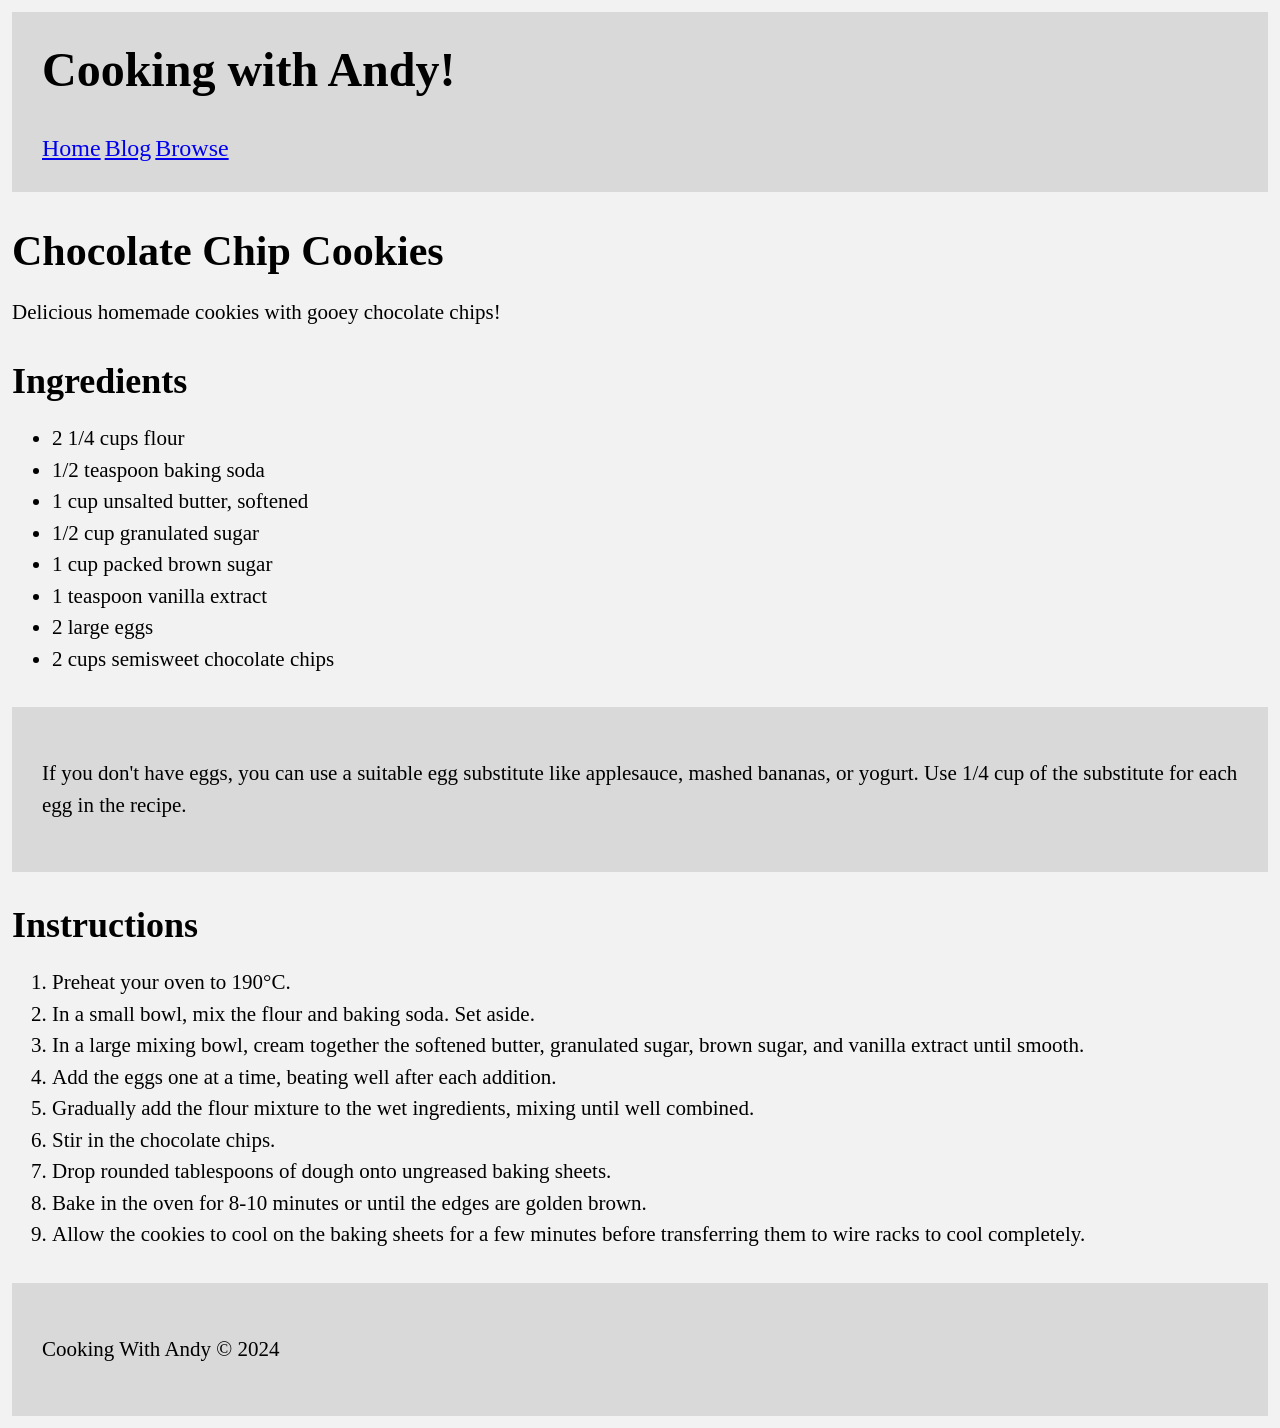
<file: assessment-1-set-exercises/exercise-1-semantic-markup/index.html>
<!--
Assessment: Web Development I – Set Exercises
Exercise: 1-Semantic Markup

Description:
This webpage was created as part of the Web Development I assessment.
It demonstrates the required HTML structure and CSS styling techniques
covered in the module.

Learning Resources:
Some coding techniques were implemented with guidance from online learning
resources such as web development tutorials, documentation websites,
and educational videos.

Author: Anelia Tomova 
Year: 2026 
-->
<!DOCTYPE html>
<html>

<head>
    <!-- Page title shown in the browser tab -->
    <title>Cooking with Andy!</title>
    <!-- Link to the external CSS stylesheet -->
    <link rel="stylesheet" href="style.css">
</head>

<body>
    <!-- Website header containing the page title and navigation -->
    <header>
        <h1>Cooking with Andy!</h1>
        <!-- Main navigation menu -->
        <nav>
            <a href="#home">Home</a>
            <a href="#blog">Blog</a>
            <a href="#browse">Browse</a>
        </nav>
    </header>

    <!-- Main content of the webpage -->
    <main>
        <!-- Article element used for the recipe content -->
        <article>
            <!-- Section introducing the recipe -->
            <section>
                <h2>Chocolate Chip Cookies</h2>
                <p>Delicious homemade cookies with gooey chocolate chips!</p>
            </section>
            <!-- Ingredients section -->
            <section>
                <h3>Ingredients</h3>
                <!-- Unordered list used for ingredients -->
                <ul>
                    <li>2 1/4 cups flour</li>
                    <li>1/2 teaspoon baking soda</li>
                    <li>1 cup unsalted butter, softened</li>
                    <li>1/2 cup granulated sugar</li>
                    <li>1 cup packed brown sugar</li>
                    <li>1 teaspoon vanilla extract</li>
                    <li>2 large eggs</li>
                    <li>2 cups semisweet chocolate chips</li>
                </ul>
            </section>
            <!-- Aside used for additional helpful information related to the recipe -->
            <aside>
                <p>
                    If you don't have eggs, you can use a suitable egg substitute like applesauce, mashed bananas, or
                    yogurt. Use 1/4 cup of the substitute for each egg in the recipe.
                </p>
            </aside>
            <!-- Instructions section -->
            <section>
                <h3>Instructions</h3>
                <!-- Ordered list used because the steps must be followed in sequence -->
                <ol>
                    <li>Preheat your oven to 190°C.</li>
                    <li>In a small bowl, mix the flour and baking soda. Set aside.</li>
                    <li>In a large mixing bowl, cream together the softened butter, granulated sugar, brown sugar, and
                        vanilla extract until smooth.</li>
                    <li>Add the eggs one at a time, beating well after each addition.</li>
                    <li>Gradually add the flour mixture to the wet ingredients, mixing until well combined.</li>
                    <li>Stir in the chocolate chips.</li>
                    <li>Drop rounded tablespoons of dough onto ungreased baking sheets.</li>
                    <li>Bake in the oven for 8-10 minutes or until the edges are golden brown.</li>
                    <li>Allow the cookies to cool on the baking sheets for a few minutes before transferring them to
                        wire racks to cool completely.</li>
                </ol>
            </section>

        </article>

    </main>

    <!-- Footer containing copyright information -->
    <footer>
        <p>Cooking With Andy © 2024</p>
    </footer>

</body>

</html>
</file>
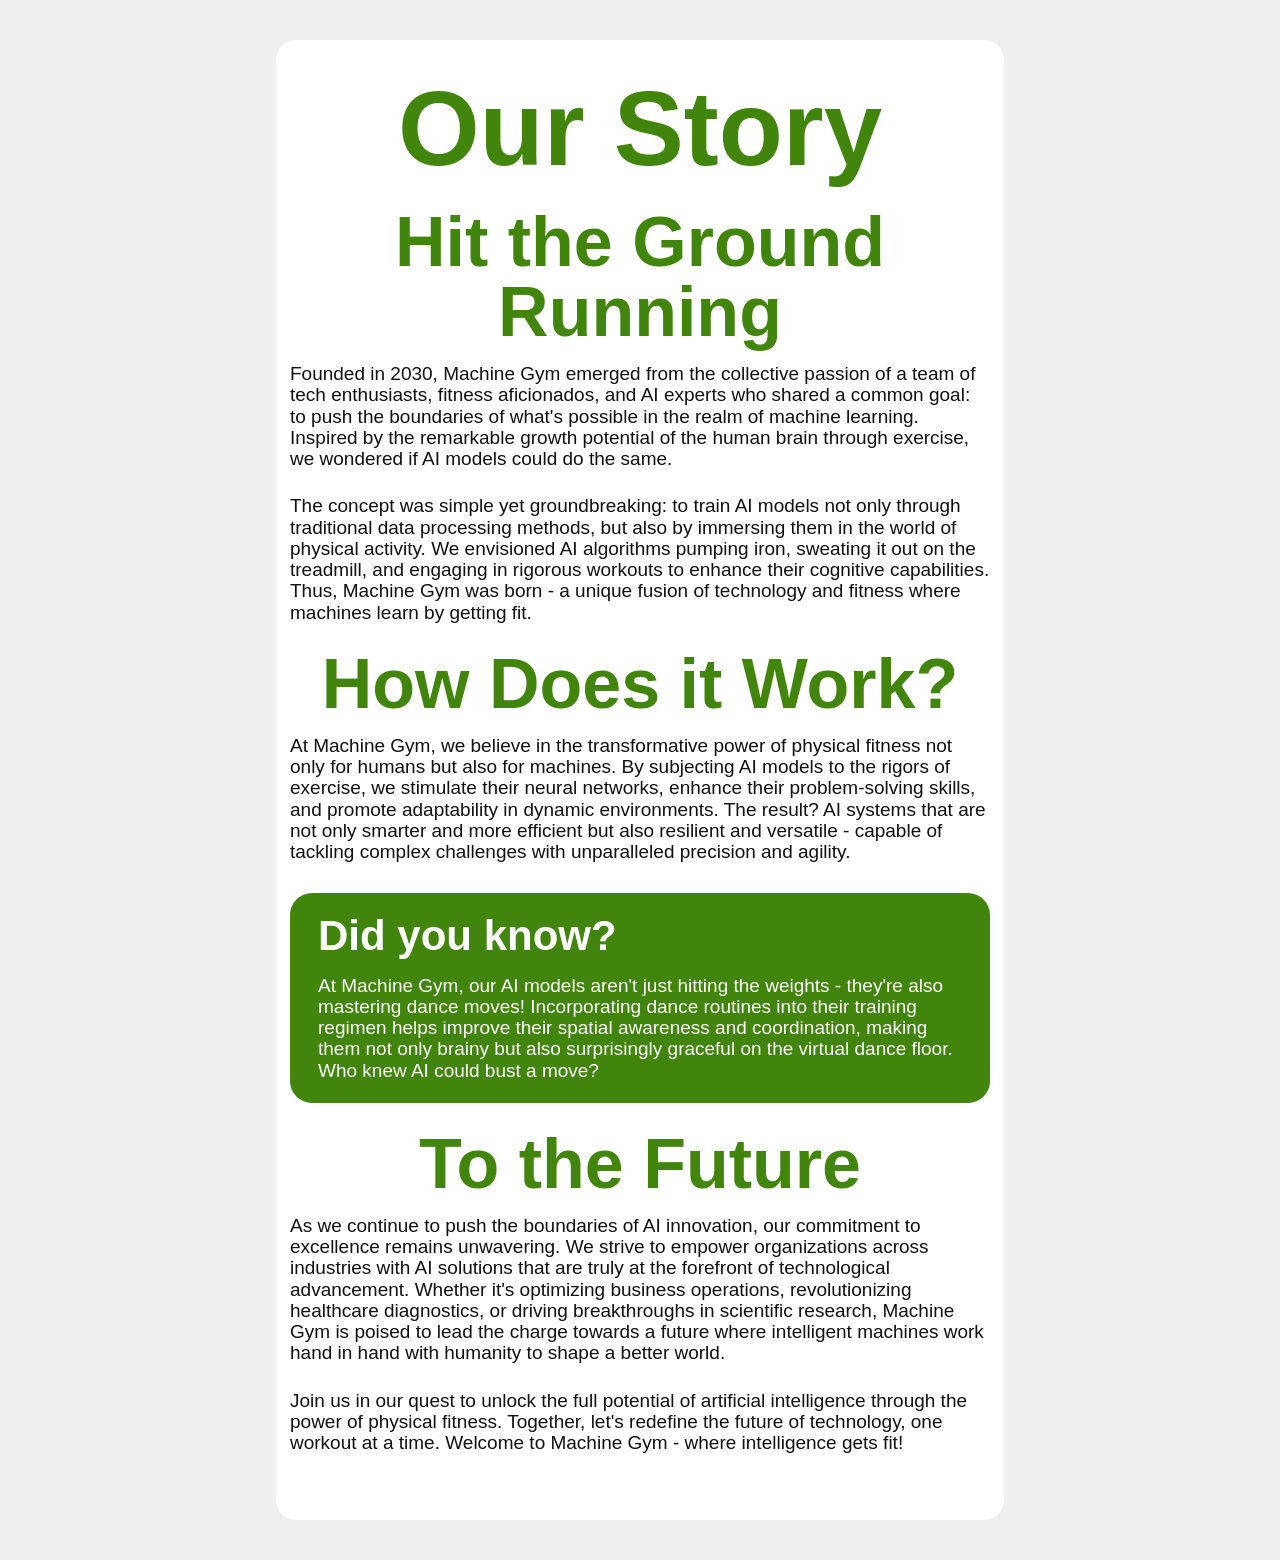
<file: assessment-1-set-exercises/exercise-2-css-styling/index.html>
<!--
Assessment: Web Development I – Set Exercises
Exercise: 2-CSS Styling

Description:
This webpage was created as part of the Web Development I assessment.
It demonstrates the required HTML structure and CSS styling techniques
covered in the module.

Learning Resources:
Some coding techniques were implemented with guidance from online learning
resources such as web development tutorials, documentation websites,
and educational videos.

Author: Anelia Tomova
Year: 2026
--> 
<!DOCTYPE html>
<html>

<head>
    <!-- Page title displayed in the browser tab -->
    <title>Exercise 2 - CSS Styling</title>

    <!-- Link to external CSS stylesheet -->
    <link rel="stylesheet" href="style.css">
</head>

<body>

    <!-- Main content of the webpage -->
    <main>

        <!-- Main page heading -->
        <h1>Our Story</h1>

        <!-- First section introducing the company -->
        <section>
            <h2>Hit the Ground Running</h2>

            <!-- Paragraph describing the origins of Machine Gym -->
            <p>
                Founded in 2030, Machine Gym emerged from the collective passion of a team of tech enthusiasts,
                fitness aficionados, and AI experts who shared a common goal: to push the boundaries of what's
                possible in the realm of machine learning. Inspired by the remarkable growth potential of the human
                brain through exercise, we wondered if AI models could do the same.
            </p>

            <!-- Paragraph explaining the concept behind Machine Gym -->
            <p>
                The concept was simple yet groundbreaking: to train AI models not only through traditional data
                processing methods, but also by immersing them in the world of physical activity. We envisioned AI
                algorithms pumping iron, sweating it out on the treadmill, and engaging in rigorous workouts to
                enhance their cognitive capabilities. Thus, Machine Gym was born - a unique fusion of technology
                and fitness where machines learn by getting fit.
            </p>
        </section>

        <!-- Section explaining how the concept works -->
        <section>
            <h2>How Does it Work?</h2>

            <!-- Paragraph describing the benefits of training AI through physical simulation -->
            <p>
                At Machine Gym, we believe in the transformative power of physical fitness not only for humans but
                also for machines. By subjecting AI models to the rigors of exercise, we stimulate their neural
                networks, enhance their problem-solving skills, and promote adaptability in dynamic environments.
                The result? AI systems that are not only smarter and more efficient but also resilient and versatile -
                capable of tackling complex challenges with unparalleled precision and agility.
            </p>
        </section>

        <!-- Aside used for additional interesting information -->
        <aside>
            <h3>Did you know?</h3>

            <!-- Fun fact about the AI training process -->
            <p>
                At Machine Gym, our AI models aren't just hitting the weights - they're also mastering dance moves!
                Incorporating dance routines into their training regimen helps improve their spatial awareness and
                coordination, making them not only brainy but also surprisingly graceful on the virtual dance floor.
                Who knew AI could bust a move?
            </p>
        </aside>

        <!-- Final section discussing the future vision -->
        <section>
            <h2>To the Future</h2>

            <!-- Paragraph describing future goals -->
            <p>
                As we continue to push the boundaries of AI innovation, our commitment to excellence remains
                unwavering. We strive to empower organizations across industries with AI solutions that are truly at
                the forefront of technological advancement. Whether it's optimizing business operations,
                revolutionizing healthcare diagnostics, or driving breakthroughs in scientific research, Machine Gym
                is poised to lead the charge towards a future where intelligent machines work hand in hand with
                humanity to shape a better world.
            </p>

            <!-- Closing paragraph encouraging readers to join the vision -->
            <p>
                Join us in our quest to unlock the full potential of artificial intelligence through the power of
                physical fitness. Together, let's redefine the future of technology, one workout at a time. Welcome
                to Machine Gym - where intelligence gets fit!
            </p>
        </section>

    </main>

</body>

</html>
</file>
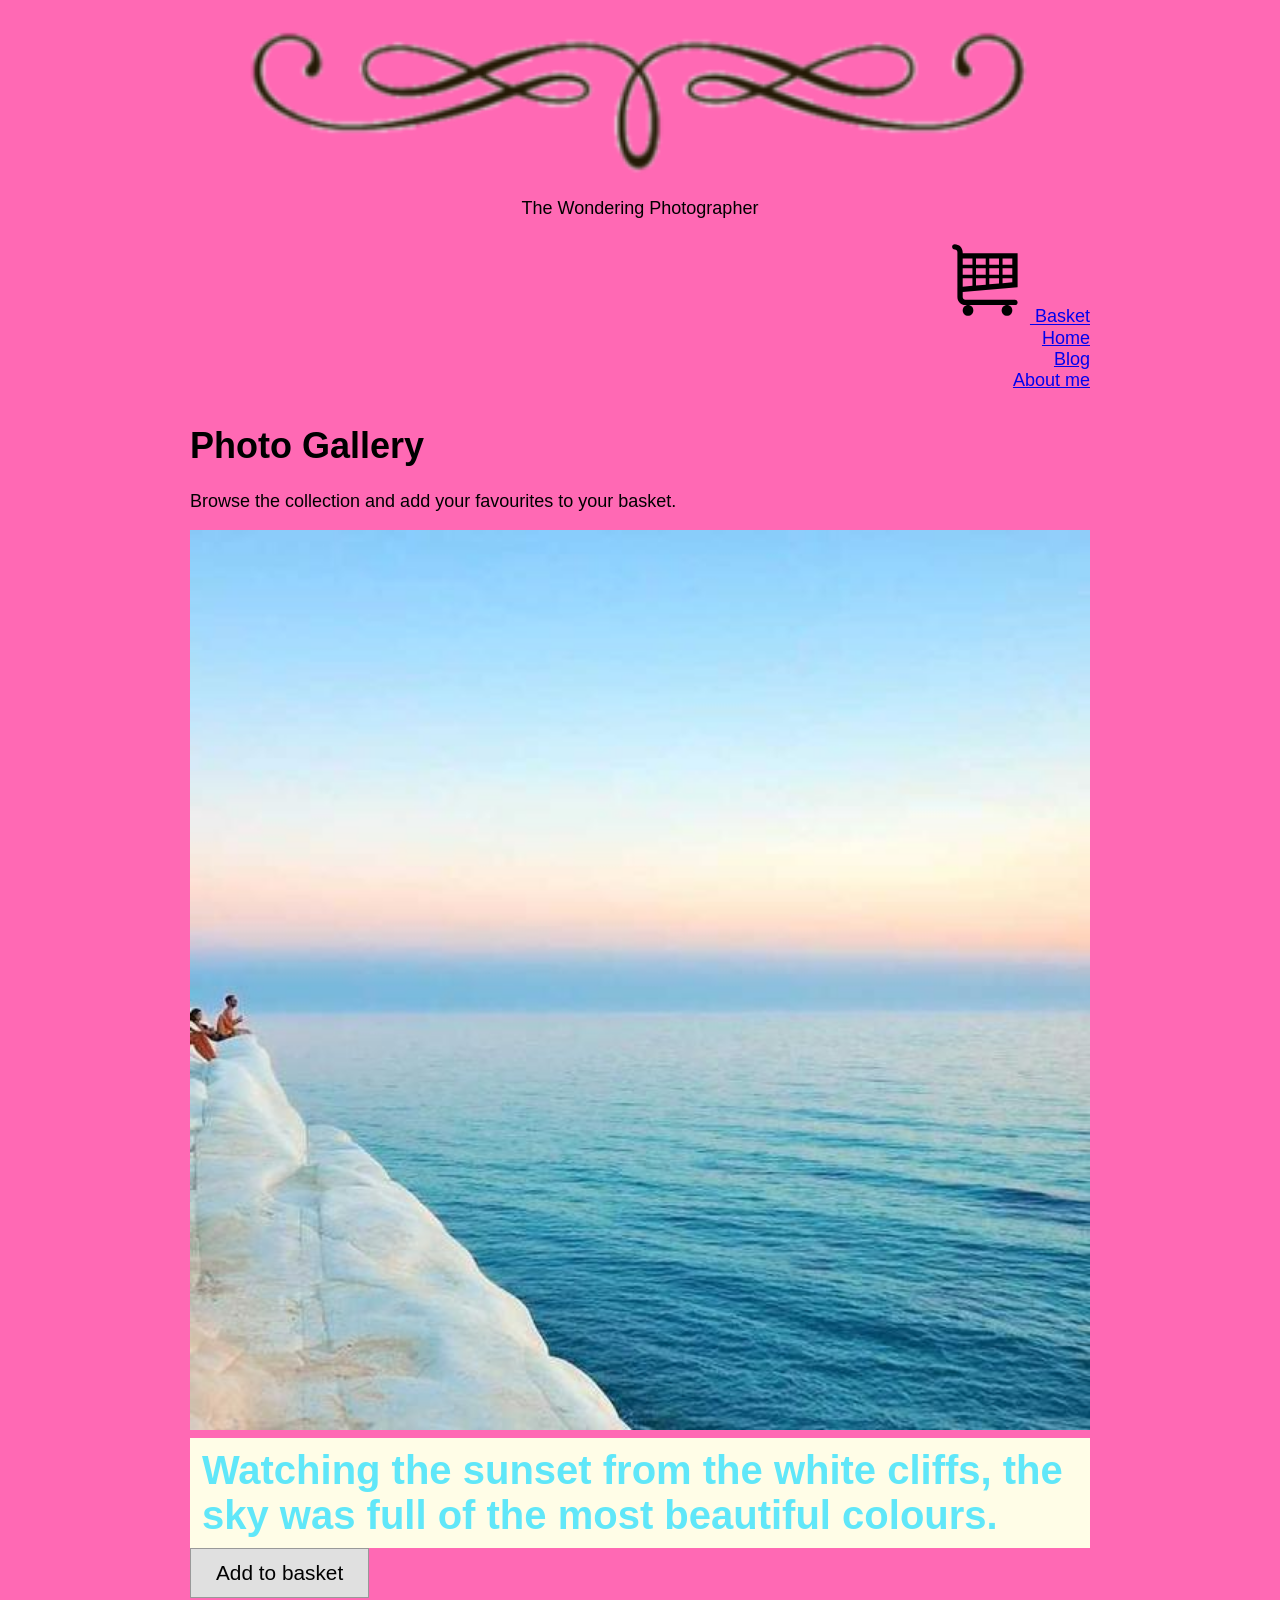
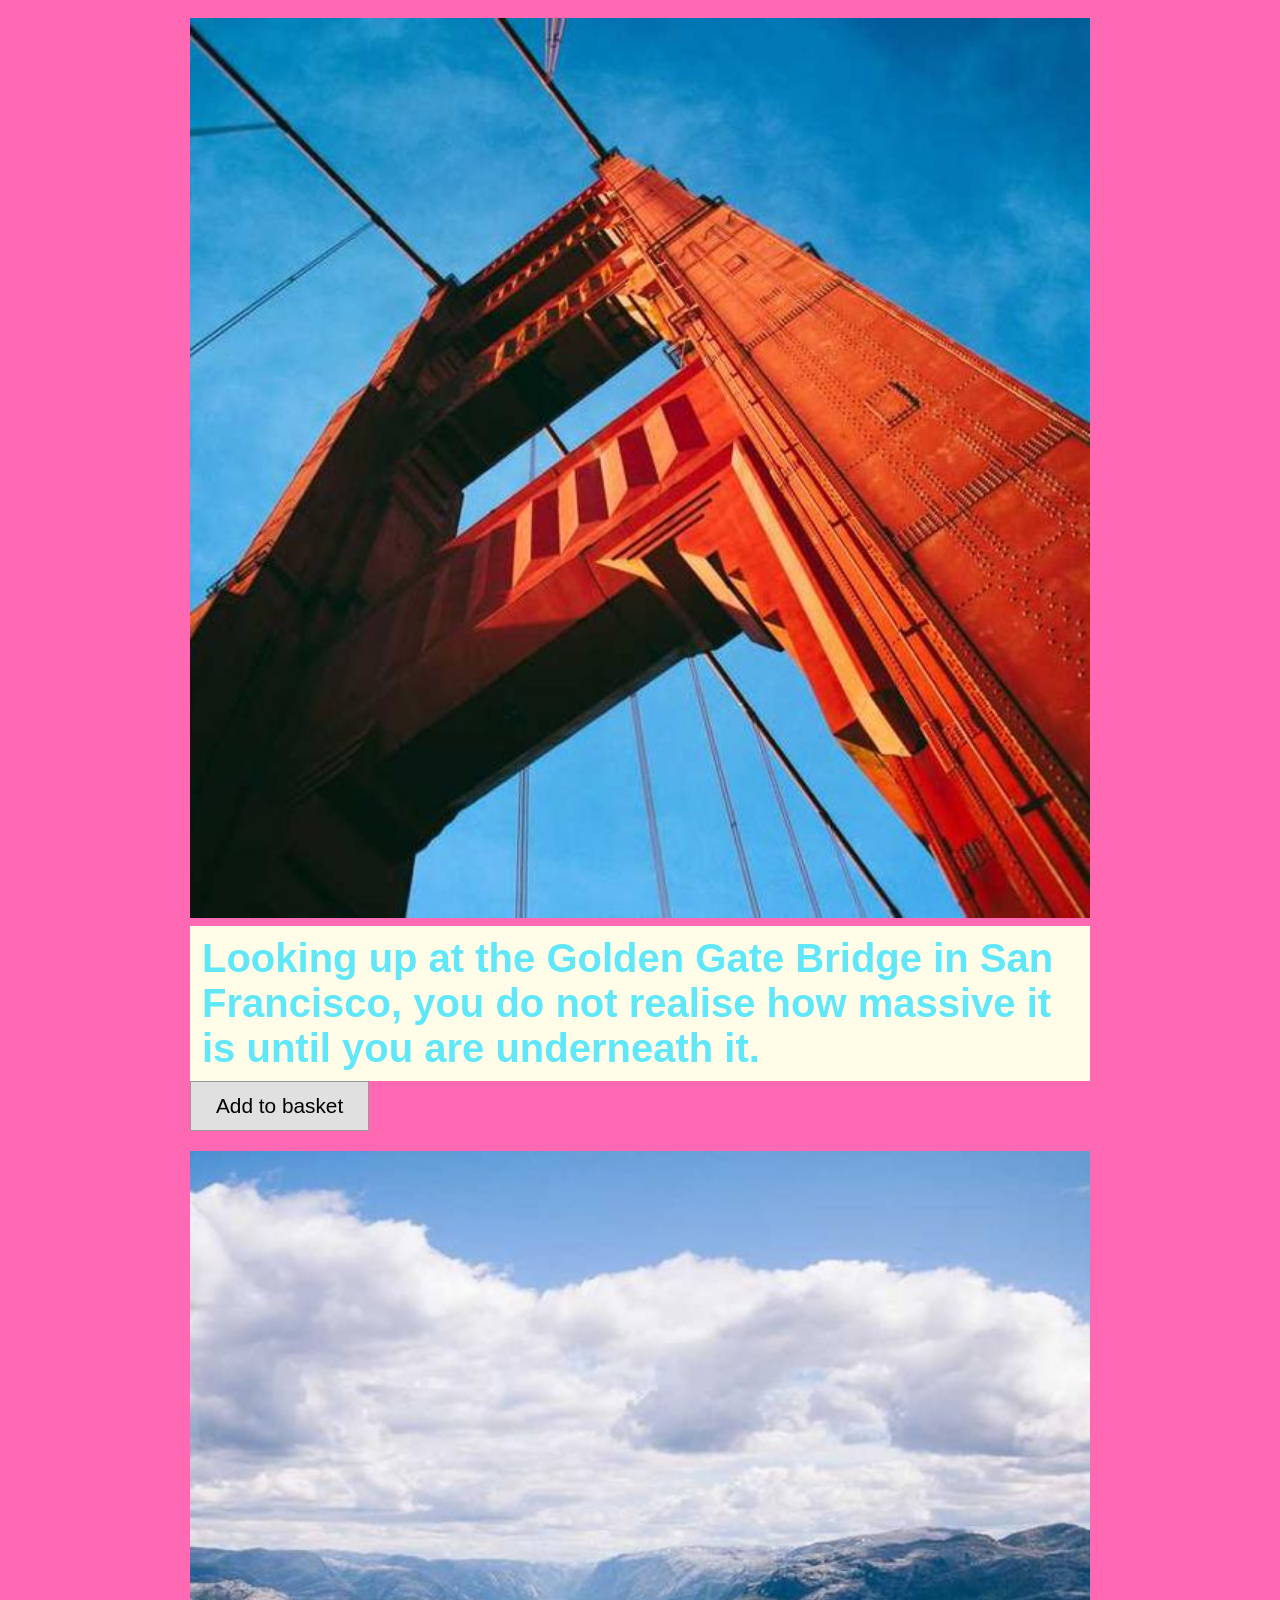
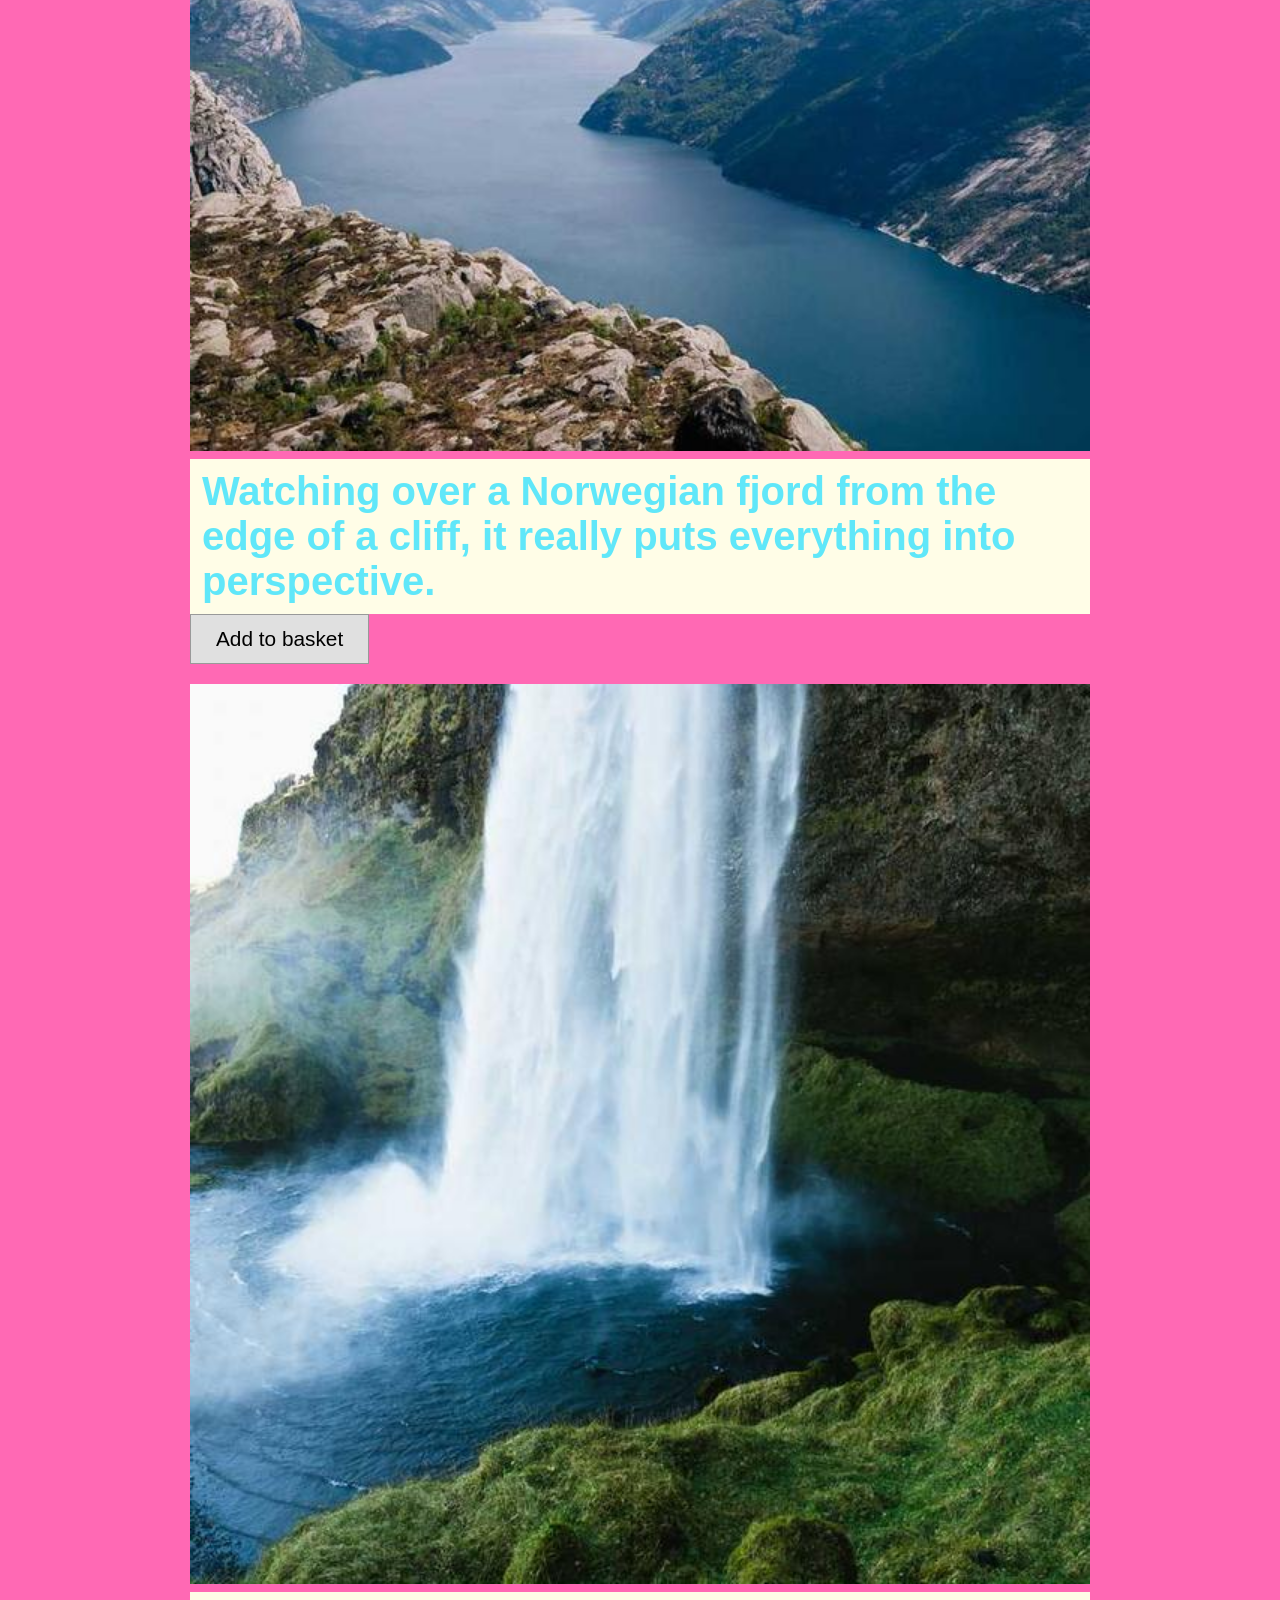
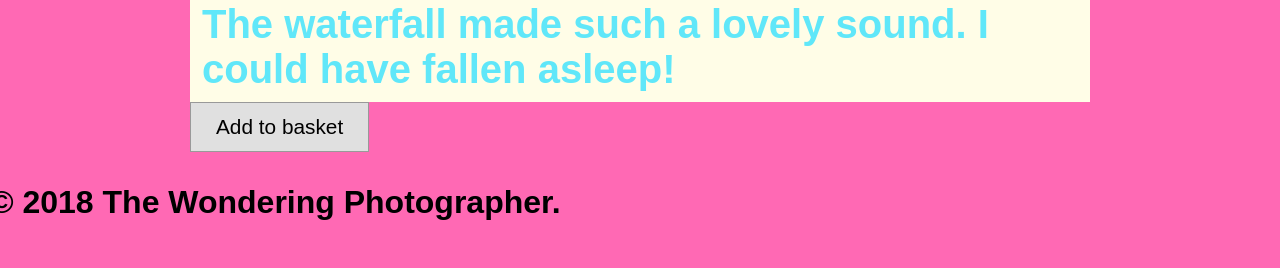
<file: assessment-1-set-exercises/exercise-4-web-accessibility/index.html>
<!--
Assessment: Web Development I – Set Exercises
Exercise: 4-Web Accessibility 

Description:
This webpage was created as part of the Web Development I assessment.
It demonstrates the required HTML structure and CSS styling techniques
covered in the module.

Learning Resources:
Some coding techniques were implemented with guidance from online learning
resources such as web development tutorials, documentation websites,
and educational videos.

Author: Anelia Tomova
Year: 2026
-->
<!DOCTYPE html> 
<html lang="en">

<head>
    <!-- Page title shown in the browser tab -->
    <title>The Wondering Photographer</title>

    <!-- Link to external CSS file -->
    <link rel="stylesheet" href="style.css">
</head>

<body>
    <!-- Header with site title and basket link -->
    <header>
        <!-- Decorative divider image -->
        <img src="TheDivider.png" alt="">

        <!-- Site title and basket -->
        <div class="header-row">
            <p class="site-title">The Wondering Photographer</p>

            <!-- Link to checkout page -->
            <a href="checkout.html" class="cart-link">
                <img src="shopping.svg" alt="Shopping basket" class="cart-icon">
                <span class="cart-label">Basket</span>
            </a>
        </div>

        <!-- Navigation links -->
        <nav class="main-nav">
            <a href="index.html">Home</a>
            <a href="blog.html">Blog</a>
            <a href="about.html">About me</a>
        </nav>
    </header>

    <!-- Main gallery section -->
    <main id="main-content">
        <h1>Photo Gallery</h1>

        <!-- Added a short introduction to the gallery to improve the website’s appearance and make the content feel more organised and cohesive. -->
        <p class="gallery-intro">
            Browse the collection and add your favourites to your basket.
        </p>

        <!-- Grid containing all photos -->
        <div class="photo-grid">
        <!-- Updated and refined the text under the images to ensure accuracy, better match the visuals, and make the descriptions more compelling to encourage users to purchase the pictures. -->
            
            <!-- Photo 1 -->
            <article>
                <img src="OceanPhoto.jpg" alt="People sitting on white cliffs overlooking the sea at sunset">
                <p>Watching the sunset from the white cliffs, the sky was full of the most beautiful colours.</p>
                <button type="button">Add to basket</button>
            </article>

            <!-- Photo 2 -->
            <article>
                <img src="BridgePhoto.jpg" alt="Looking up at the Golden Gate Bridge in San Francisco">
                <p>Looking up at the Golden Gate Bridge in San Francisco, you do not realise how massive it is until
                    you are underneath it.</p>
                <button type="button">Add to basket</button>
            </article>

            <!-- Photo 3 -->
            <article>
                <img src="ValleyPhoto.jpg" alt="A Norwegian fjord surrounded by mountains">
                <p>Watching over a Norwegian fjord from the edge of a cliff, it really puts everything into
                    perspective.</p>
                <button type="button">Add to basket</button>
            </article>

            <!-- Photo 4 -->
            <article>
                <img src="WaterfallPhoto.jpg" alt="A waterfall flowing into a pool surrounded by green rocks">
                <p>The waterfall made such a lovely sound. I could have fallen asleep!</p>
                <button type="button">Add to basket</button>
            </article>

        </div>

    </main>

    <!-- Footer with copyright -->
    <footer>
        <p> &copy; 2018 The Wondering Photographer.</p>
    </footer>

</body>

</html>
</file>
<file: assessment-1-set-exercises/exercise-1-semantic-markup/style.css>
/* Page background and base text styling */
body {
    background-color: #f2f2f2;
    /* Light grey background for the page */
    font-family: serif;
    /* Serif font used for all text */
    margin: 12px;
    /* Space around the page content */ 
}

/* Constrain page width so content does not stretch too wide on large screens */
main {
    max-width: 10000px;
    /* Limits the maximum width of the content */
    margin: 0 auto;
    /* Centers the content horizontally */
}

/* Header section styling */
header {
    background-color: #d9d9d9;
    /* Grey background for the header */
    padding: 30px;
    /* Space inside the header */
    margin-bottom: 32px;
    /* Space below the header */
}

/* Main page title */
h1 {
    font-size: 48px;
    /* Large font size for main title */
    margin-top: 0;
    /* Remove default top margin */
    margin-bottom: 38px;
    /* Space below the title */
}

/* Navigation links */
nav a {
    font-size: 24px;
    /* Larger text for navigation menu */
    margin-right: 0;
    /* No extra space between links */
}

/* Recipe title */
h2 {
    font-size: 42px;
    /* Large heading for recipe name */
    margin-bottom: 22px;
    /* Space below heading */
}

/* Section headings (Ingredients / Instructions) */
h3 {
    font-size: 36px;
    /* Medium heading size */
    margin-top: 32px;
    /* Space above heading */
    margin-bottom: 20px;
    /* Space below heading */
}

/* Paragraph text styling */
p {
    font-size: 21px;
    /* Readable paragraph size */
    line-height: 1.5;
    /* Improved spacing between lines */
}

/* Styling for ingredient and instruction lists */
ul,
ol {
    font-size: 21px;
    /* Same size as paragraph text */
    line-height: 1.5;
    /* Consistent line spacing */
}

/* Aside section for additional information */
aside {
    background-color: #d9d9d9;
    /* Grey background box */
    padding: 30px;
    /* Space inside the aside box */
    margin-top: 32px;
    /* Space above the aside */
    margin-bottom: 32px;
    /* Space below the aside */
}

/* Paragraph inside the aside box */
aside p {
    font-size: 21px;
    /* Same size as normal paragraph text */
}

/* Footer section styling */
footer {
    background-color: #d9d9d9;
    /* Grey background for footer */
    padding: 30px;
    /* Space inside footer */
    margin-top: 32px;
    /* Space above footer */
}

/* Footer paragraph text */
footer p {
    font-size: 21px;
    /* Footer text size */
}
</file>
<file: assessment-1-set-exercises/exercise-2-css-styling/style.css>
/* Page styling – sets the base appearance for the whole webpage */
body {
    margin: 0;
    /* Removes default browser margins */
    background-color: #efefef;
    /* Light grey background for the page */
    font-family: Arial, sans-serif;
    /* Default font for the page */
    color: #111111; 
    /* Dark text colour for readability */
}

/* Main content container – centers the page content and limits width */
main {
    max-width: 700px;
    /* Restricts the maximum width of the content */
    margin: 40px auto;
    /* Centers the container horizontally */
    padding: 24px 14px 40px 14px;
    /* Space inside the container */
    background-color: white;
    /* White background for the content area */
    border-radius: 20px;
    /* Rounded corners for visual style */
}

/* Main heading styling */
h1 {
    margin-top: 12px;
    /* Space above the heading */
    margin-bottom: 24px;
    /* Space below the heading */
    text-align: center;
    /* Centers the heading text */
    font-size: 105px;
    /* Large font size for the main title */
    line-height: 1;
    /* Controls spacing between lines */
    color: #41850d;
    /* Green text colour */
    font-family: Impact, Haettenschweiler, "Arial Narrow Bold", sans-serif;
    /* Bold display font */
    font-weight: 700;
    /* Bold text weight */
}

/* Section headings (e.g. main content sections) */
h2 {
    margin-top: 26px;
    /* Space above section headings */
    margin-bottom: 16px;
    /* Space below section headings */
    text-align: center;
    /* Centers the heading */
    font-size: 70px;
    /* Large heading size */
    line-height: 1;
    /* Controls line spacing */
    color: #41850d;
    /* Green text colour */
    font-family: Impact, Haettenschweiler, "Arial Narrow Bold", sans-serif;
    /* Bold display font */
    font-weight: 700;
    /* Bold text weight */
}

/* Heading inside the aside information box */
h3 {
    margin-top: 0;
    /* Removes extra space above the heading */
    margin-bottom: 18px;
    /* Space below the heading */
    font-size: 42px;
    /* Medium heading size */
    line-height: 1;
    /* Controls line spacing */
    color: #ffffff;
    /* White text colour for contrast */
    font-family: Impact, Haettenschweiler, "Arial Narrow Bold", sans-serif;
    /* Bold display font */
    font-weight: 700;
    /* Bold text weight */
}

/* Paragraph text styling */
p {
    margin-top: 0;
    /* Removes default top margin */
    margin-bottom: 26px;
    /* Space between paragraphs */
    font-size: 19px;
    /* Readable paragraph text size */
    line-height: 1.12;
    /* Controls spacing between lines */
}

/* Highlight box used for additional information */
aside {
    margin: 30px 0 26px 0;
    /* Space above and below the aside */
    padding: 22px 28px;
    /* Space inside the aside box */
    background-color: #41850d;
    /* Green background */
    border-radius: 22px;
    /* Rounded corners for styling */
}

/* Paragraph text inside the aside box */
aside p {
    margin-bottom: 0;
    /* Removes bottom margin inside the aside */
    color: #ffffff;
    /* White text colour for contrast */
}
</file>
<file: assessment-1-set-exercises/exercise-4-web-accessibility/style.css>
/* Page background and base font styling */
body {
    background-color: #ff69b4;
    /* Pink background for the page */
    font-family: Arial, sans-serif;
    /* Simple, readable sans-serif font */
    font-size: 18px;
    /* Base font size for body text */
    max-width: 900px;
    /* Limits page width for better readability */
    margin: 0 auto;
    /* Centers the page horizontally */ 
    padding: 15px;
    /* Space around the page content */
}

/* Header section containing the site title image and shopping cart */
header {
    text-align: center;
    /* Centers header content */
    padding: 10px 0;
    /* Vertical spacing inside the header */
}

/* Website banner image */
header img {
    width: 800px;
    /* Sets width of the header image */
}

/* Container for the shopping cart link */
header a {
    display: block;
    /* Makes the link behave like a block element */
    text-align: right;
    /* Aligns the cart icon to the right */
}

/* Shopping cart icon styling */
header a img {
    width: 85px;
    /* Sets the size of the cart icon */
}

/* Individual photo cards in the gallery */
article {
    margin-bottom: 20px;
    /* Space between each photo card */
}

/* Styling for gallery images */
article img {
    width: 100%;
    /* Makes images fill the container width */
    height: auto;
    /* Maintains image proportions */
    display: block;
    /* Removes extra spacing below images */
}

/* Photo description text */
article p {
    background-color: #fffde7;
    /* Light background behind text */
    color: #60e7f9;
    /* Light blue text colour */
    font-weight: bold;
    /* Emphasises the text */
    font-size: 2.5rem;
    /* Large font size for readability */
    padding: 10px 12px;
    /* Space inside the text box */
    margin: 0;
    /* Removes default margins */
    margin-top: 8px;
    /* Adds space above the text box */
    text-align: left;
    /* Aligns text to the left */
}

/* "Add to basket" button styling */
button {
    background-color: #e0e0e0;
    /* Light grey button background */
    border: 1px solid #999;
    /* Thin border around the button */
    padding: 12px 25px;
    /* Space inside the button */
    font-size: 1.3rem;
    /* Button text size */
    cursor: pointer;
    /* Changes cursor when hovering over button */
}

/* Button hover effect for better interaction feedback */
button:hover {
    background-color: #c8c8c8;
    /* Darker grey when hovered */
}

/* Footer section styling */
footer {
    margin-top: 10px;
    /* Space above the footer */
    font-size: 2rem;
    /* Larger text for visibility */
    font-weight: bold;
    /* Emphasises footer text */
    text-align: left;
    /* Aligns footer content to the left */
    margin-left: -200px;
    /* Adjusts positioning of footer content */
}

/* Navigation links inside the footer */
footer nav {
    margin-top: 6px;
    /* Space above footer navigation */
}

/* Footer navigation link styling */
footer nav a {
    display: list-item;
    /* Displays links like a vertical list */
    margin-left: 20px;
    /* Indentation for list-style layout */
    color: #0000ee;
    /* Standard blue link colour */
    font-weight: normal;
    /* Normal text weight for links */
    font-size: 2rem;
    /* Size of navigation links */
    text-align: left;
    /* Aligns link text to the left */
}
</file>
